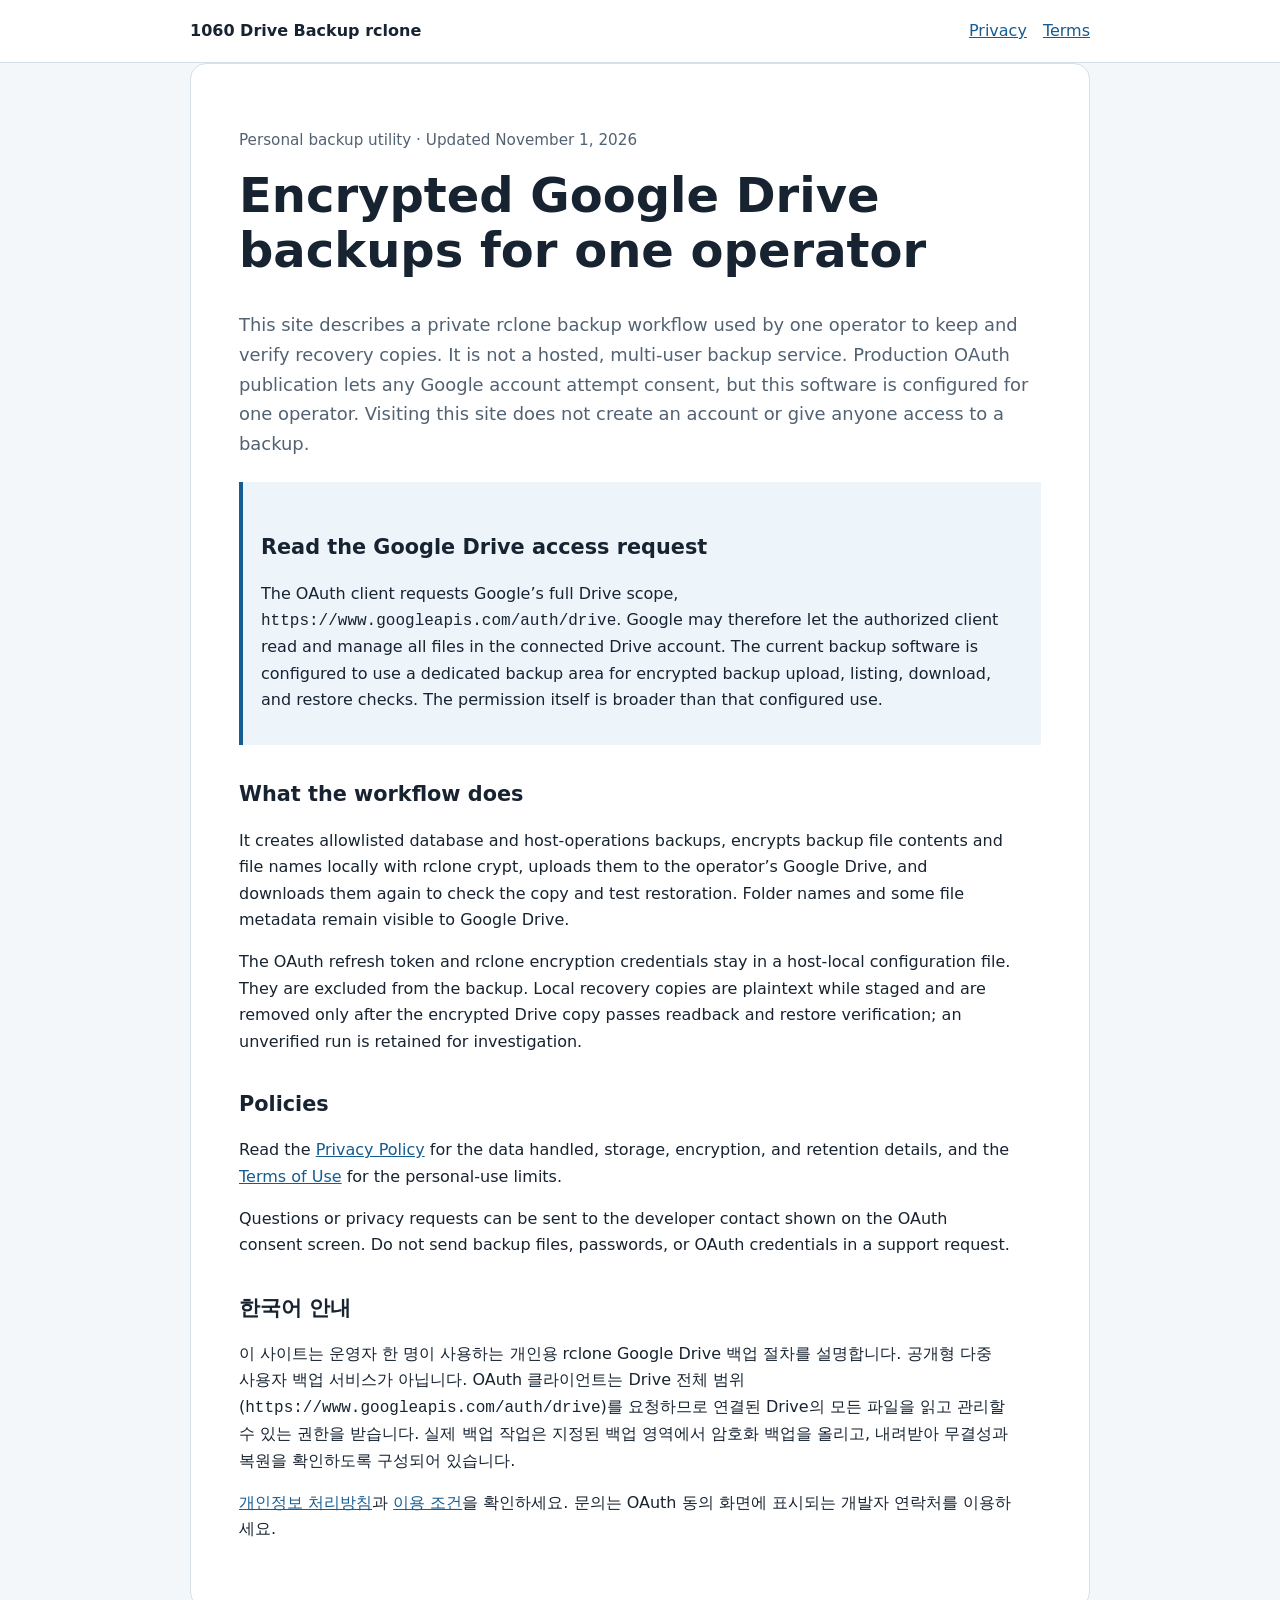
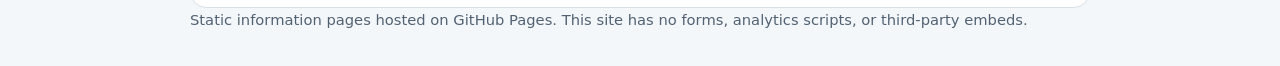
<file: index.html>
<!doctype html>
<html lang="en">
<head>
  <meta charset="utf-8">
  <meta name="viewport" content="width=device-width, initial-scale=1">
  <meta name="description" content="Privacy and use information for a single-operator rclone Google Drive backup workflow.">
  <meta name="google-site-verification" content="_GLb04qM3kEu88gJScF-v2TGmMAGvryxRzSetwSxTBM">
  <title>1060 Drive Backup rclone</title>
  <link rel="stylesheet" href="./styles.css">
</head>
<body>
  <header><div class="wrap bar">
    <a class="brand" href="./">1060 Drive Backup rclone</a>
    <nav aria-label="Main navigation"><a href="./privacy.html">Privacy</a><a href="./terms.html">Terms</a></nav>
  </div></header>
  <main class="wrap">
    <p class="date">Personal backup utility · Updated November 1, 2026</p>
    <h1>Encrypted Google Drive backups for one operator</h1>
    <p class="lead">This site describes a private rclone backup workflow used by one operator to keep and verify recovery copies. It is not a hosted, multi-user backup service. Production OAuth publication lets any Google account attempt consent, but this software is configured for one operator. Visiting this site does not create an account or give anyone access to a backup.</p>

    <section class="notice" aria-labelledby="scope-title">
      <h2 id="scope-title">Read the Google Drive access request</h2>
      <p>The OAuth client requests Google’s full Drive scope, <code>https://www.googleapis.com/auth/drive</code>. Google may therefore let the authorized client read and manage all files in the connected Drive account. The current backup software is configured to use a dedicated backup area for encrypted backup upload, listing, download, and restore checks. The permission itself is broader than that configured use.</p>
    </section>

    <h2>What the workflow does</h2>
    <p>It creates allowlisted database and host-operations backups, encrypts backup file contents and file names locally with rclone crypt, uploads them to the operator’s Google Drive, and downloads them again to check the copy and test restoration. Folder names and some file metadata remain visible to Google Drive.</p>
    <p>The OAuth refresh token and rclone encryption credentials stay in a host-local configuration file. They are excluded from the backup. Local recovery copies are plaintext while staged and are removed only after the encrypted Drive copy passes readback and restore verification; an unverified run is retained for investigation.</p>

    <h2>Policies</h2>
    <p>Read the <a href="./privacy.html">Privacy Policy</a> for the data handled, storage, encryption, and retention details, and the <a href="./terms.html">Terms of Use</a> for the personal-use limits.</p>
    <p>Questions or privacy requests can be sent to the developer contact shown on the OAuth consent screen. Do not send backup files, passwords, or OAuth credentials in a support request.</p>

    <h2>한국어 안내</h2>
    <p>이 사이트는 운영자 한 명이 사용하는 개인용 rclone Google Drive 백업 절차를 설명합니다. 공개형 다중 사용자 백업 서비스가 아닙니다. OAuth 클라이언트는 Drive 전체 범위(<code>https://www.googleapis.com/auth/drive</code>)를 요청하므로 연결된 Drive의 모든 파일을 읽고 관리할 수 있는 권한을 받습니다. 실제 백업 작업은 지정된 백업 영역에서 암호화 백업을 올리고, 내려받아 무결성과 복원을 확인하도록 구성되어 있습니다.</p>
    <p><a href="./privacy.html">개인정보 처리방침</a>과 <a href="./terms.html">이용 조건</a>을 확인하세요. 문의는 OAuth 동의 화면에 표시되는 개발자 연락처를 이용하세요.</p>
  </main>
  <footer class="wrap">Static information pages hosted on GitHub Pages. This site has no forms, analytics scripts, or third-party embeds.</footer>
</body>
</html>
</file>
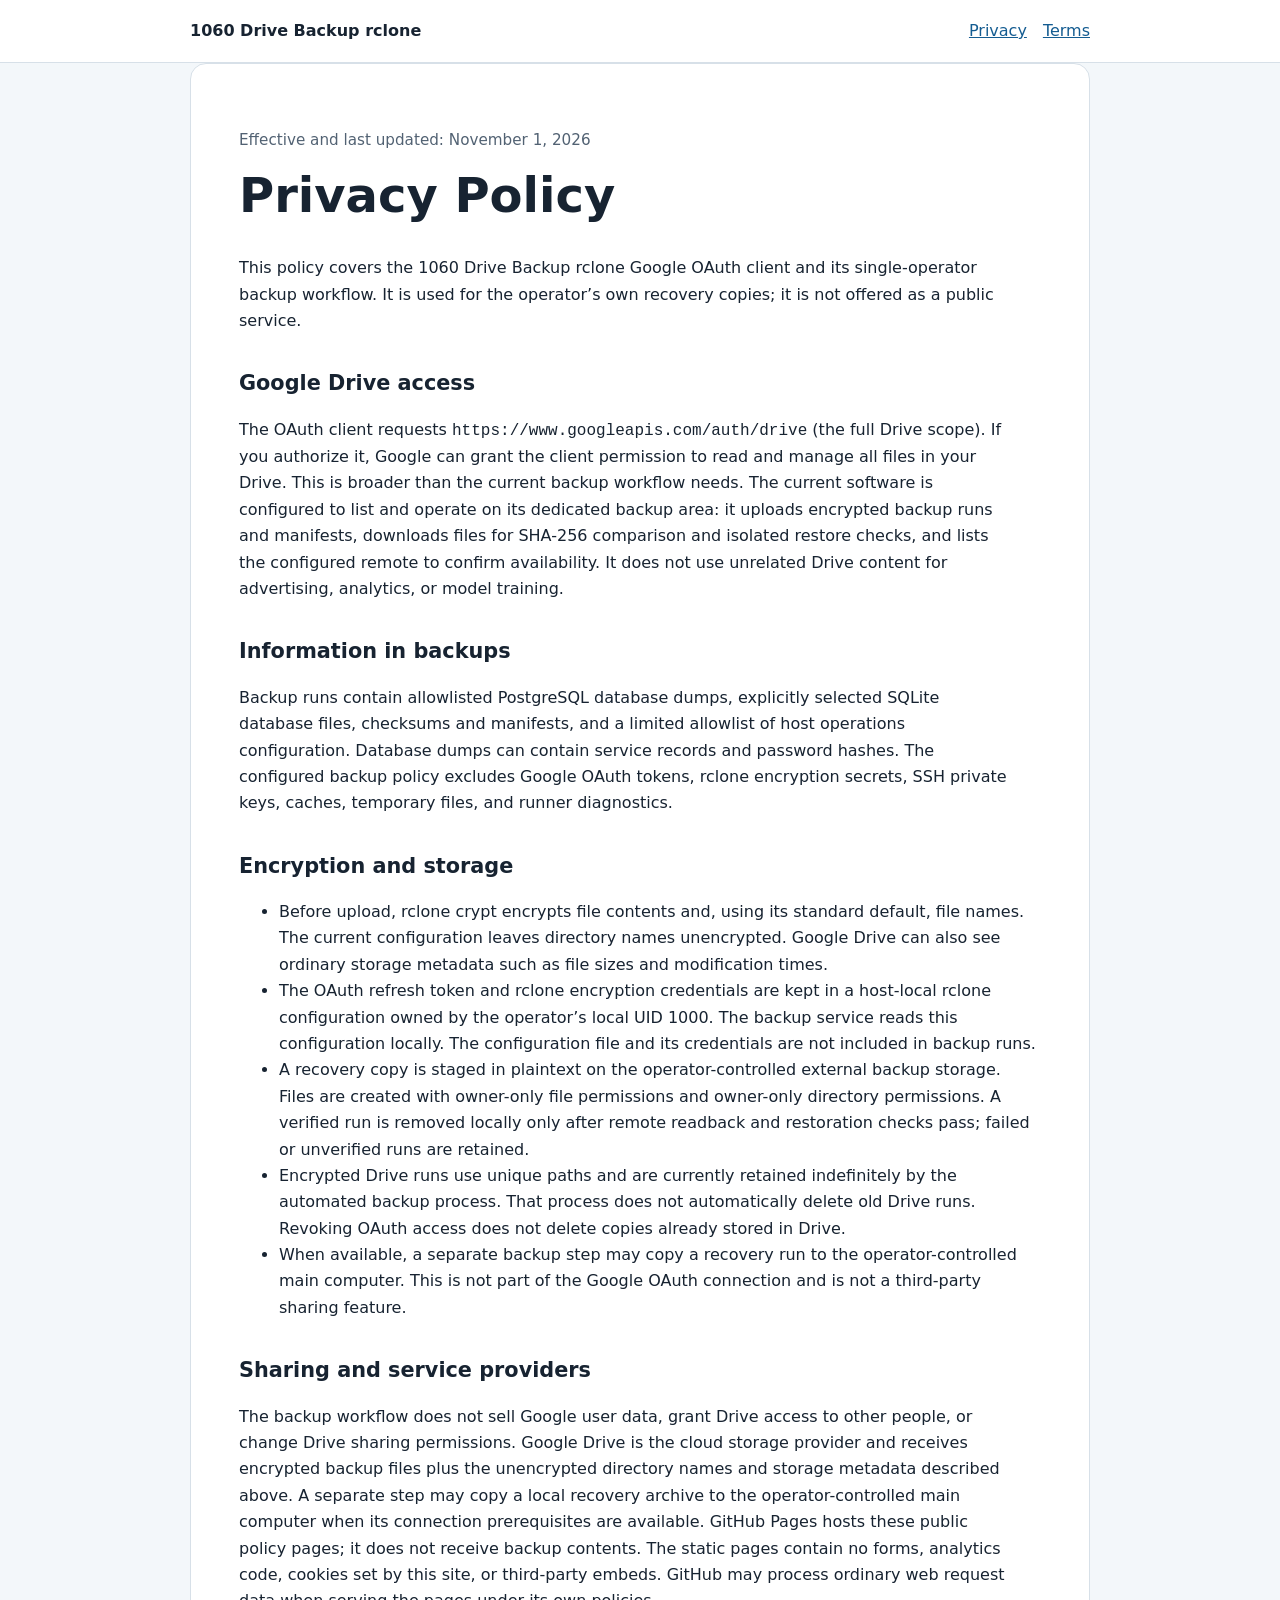
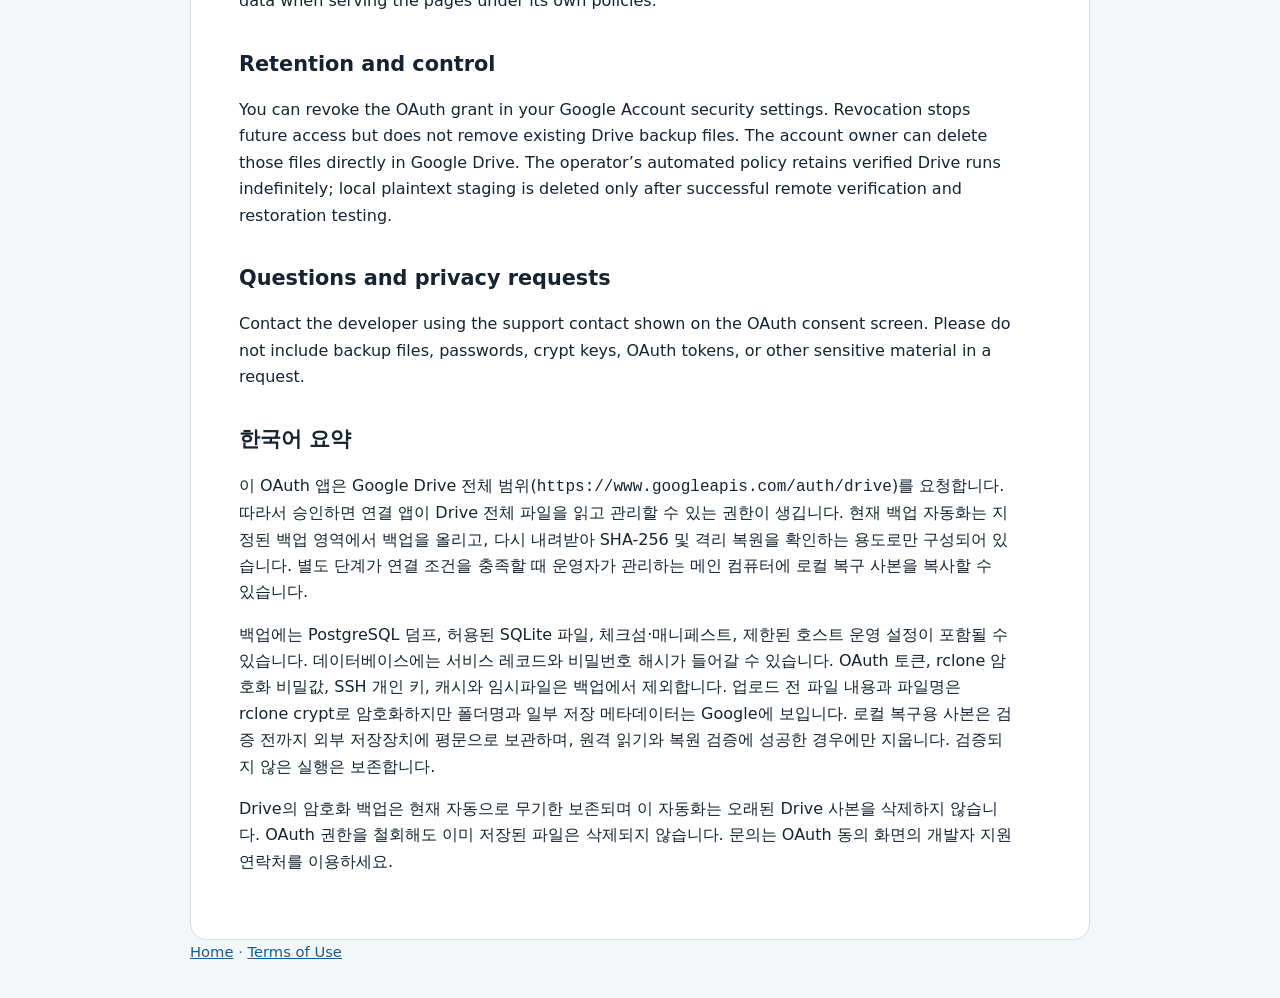
<file: privacy.html>
<!doctype html>
<html lang="en">
<head>
  <meta charset="utf-8">
  <meta name="viewport" content="width=device-width, initial-scale=1">
  <meta name="description" content="Privacy policy for the single-operator 1060 rclone Google Drive backup workflow.">
  <title>Privacy Policy · 1060 Drive Backup rclone</title>
  <link rel="stylesheet" href="./styles.css">
</head>
<body>
  <header><div class="wrap bar">
    <a class="brand" href="./">1060 Drive Backup rclone</a>
    <nav aria-label="Main navigation"><a href="./privacy.html" aria-current="page">Privacy</a><a href="./terms.html">Terms</a></nav>
  </div></header>
  <main class="wrap">
    <p class="date">Effective and last updated: November 1, 2026</p>
    <h1>Privacy Policy</h1>
    <p>This policy covers the 1060 Drive Backup rclone Google OAuth client and its single-operator backup workflow. It is used for the operator’s own recovery copies; it is not offered as a public service.</p>

    <h2>Google Drive access</h2>
    <p>The OAuth client requests <code>https://www.googleapis.com/auth/drive</code> (the full Drive scope). If you authorize it, Google can grant the client permission to read and manage all files in your Drive. This is broader than the current backup workflow needs. The current software is configured to list and operate on its dedicated backup area: it uploads encrypted backup runs and manifests, downloads files for SHA-256 comparison and isolated restore checks, and lists the configured remote to confirm availability. It does not use unrelated Drive content for advertising, analytics, or model training.</p>

    <h2>Information in backups</h2>
    <p>Backup runs contain allowlisted PostgreSQL database dumps, explicitly selected SQLite database files, checksums and manifests, and a limited allowlist of host operations configuration. Database dumps can contain service records and password hashes. The configured backup policy excludes Google OAuth tokens, rclone encryption secrets, SSH private keys, caches, temporary files, and runner diagnostics.</p>

    <h2>Encryption and storage</h2>
    <ul>
      <li>Before upload, rclone crypt encrypts file contents and, using its standard default, file names. The current configuration leaves directory names unencrypted. Google Drive can also see ordinary storage metadata such as file sizes and modification times.</li>
      <li>The OAuth refresh token and rclone encryption credentials are kept in a host-local rclone configuration owned by the operator’s local UID 1000. The backup service reads this configuration locally. The configuration file and its credentials are not included in backup runs.</li>
      <li>A recovery copy is staged in plaintext on the operator-controlled external backup storage. Files are created with owner-only file permissions and owner-only directory permissions. A verified run is removed locally only after remote readback and restoration checks pass; failed or unverified runs are retained.</li>
      <li>Encrypted Drive runs use unique paths and are currently retained indefinitely by the automated backup process. That process does not automatically delete old Drive runs. Revoking OAuth access does not delete copies already stored in Drive.</li>
      <li>When available, a separate backup step may copy a recovery run to the operator-controlled main computer. This is not part of the Google OAuth connection and is not a third-party sharing feature.</li>
    </ul>

    <h2>Sharing and service providers</h2>
    <p>The backup workflow does not sell Google user data, grant Drive access to other people, or change Drive sharing permissions. Google Drive is the cloud storage provider and receives encrypted backup files plus the unencrypted directory names and storage metadata described above. A separate step may copy a local recovery archive to the operator-controlled main computer when its connection prerequisites are available. GitHub Pages hosts these public policy pages; it does not receive backup contents. The static pages contain no forms, analytics code, cookies set by this site, or third-party embeds. GitHub may process ordinary web request data when serving the pages under its own policies.</p>

    <h2>Retention and control</h2>
    <p>You can revoke the OAuth grant in your Google Account security settings. Revocation stops future access but does not remove existing Drive backup files. The account owner can delete those files directly in Google Drive. The operator’s automated policy retains verified Drive runs indefinitely; local plaintext staging is deleted only after successful remote verification and restoration testing.</p>

    <h2>Questions and privacy requests</h2>
    <p>Contact the developer using the support contact shown on the OAuth consent screen. Please do not include backup files, passwords, crypt keys, OAuth tokens, or other sensitive material in a request.</p>

    <h2>한국어 요약</h2>
    <p>이 OAuth 앱은 Google Drive 전체 범위(<code>https://www.googleapis.com/auth/drive</code>)를 요청합니다. 따라서 승인하면 연결 앱이 Drive 전체 파일을 읽고 관리할 수 있는 권한이 생깁니다. 현재 백업 자동화는 지정된 백업 영역에서 백업을 올리고, 다시 내려받아 SHA-256 및 격리 복원을 확인하는 용도로만 구성되어 있습니다. 별도 단계가 연결 조건을 충족할 때 운영자가 관리하는 메인 컴퓨터에 로컬 복구 사본을 복사할 수 있습니다.</p>
    <p>백업에는 PostgreSQL 덤프, 허용된 SQLite 파일, 체크섬·매니페스트, 제한된 호스트 운영 설정이 포함될 수 있습니다. 데이터베이스에는 서비스 레코드와 비밀번호 해시가 들어갈 수 있습니다. OAuth 토큰, rclone 암호화 비밀값, SSH 개인 키, 캐시와 임시파일은 백업에서 제외합니다. 업로드 전 파일 내용과 파일명은 rclone crypt로 암호화하지만 폴더명과 일부 저장 메타데이터는 Google에 보입니다. 로컬 복구용 사본은 검증 전까지 외부 저장장치에 평문으로 보관하며, 원격 읽기와 복원 검증에 성공한 경우에만 지웁니다. 검증되지 않은 실행은 보존합니다.</p>
    <p>Drive의 암호화 백업은 현재 자동으로 무기한 보존되며 이 자동화는 오래된 Drive 사본을 삭제하지 않습니다. OAuth 권한을 철회해도 이미 저장된 파일은 삭제되지 않습니다. 문의는 OAuth 동의 화면의 개발자 지원 연락처를 이용하세요.</p>
  </main>
  <footer class="wrap"><a href="./">Home</a> · <a href="./terms.html">Terms of Use</a></footer>
</body>
</html>
</file>
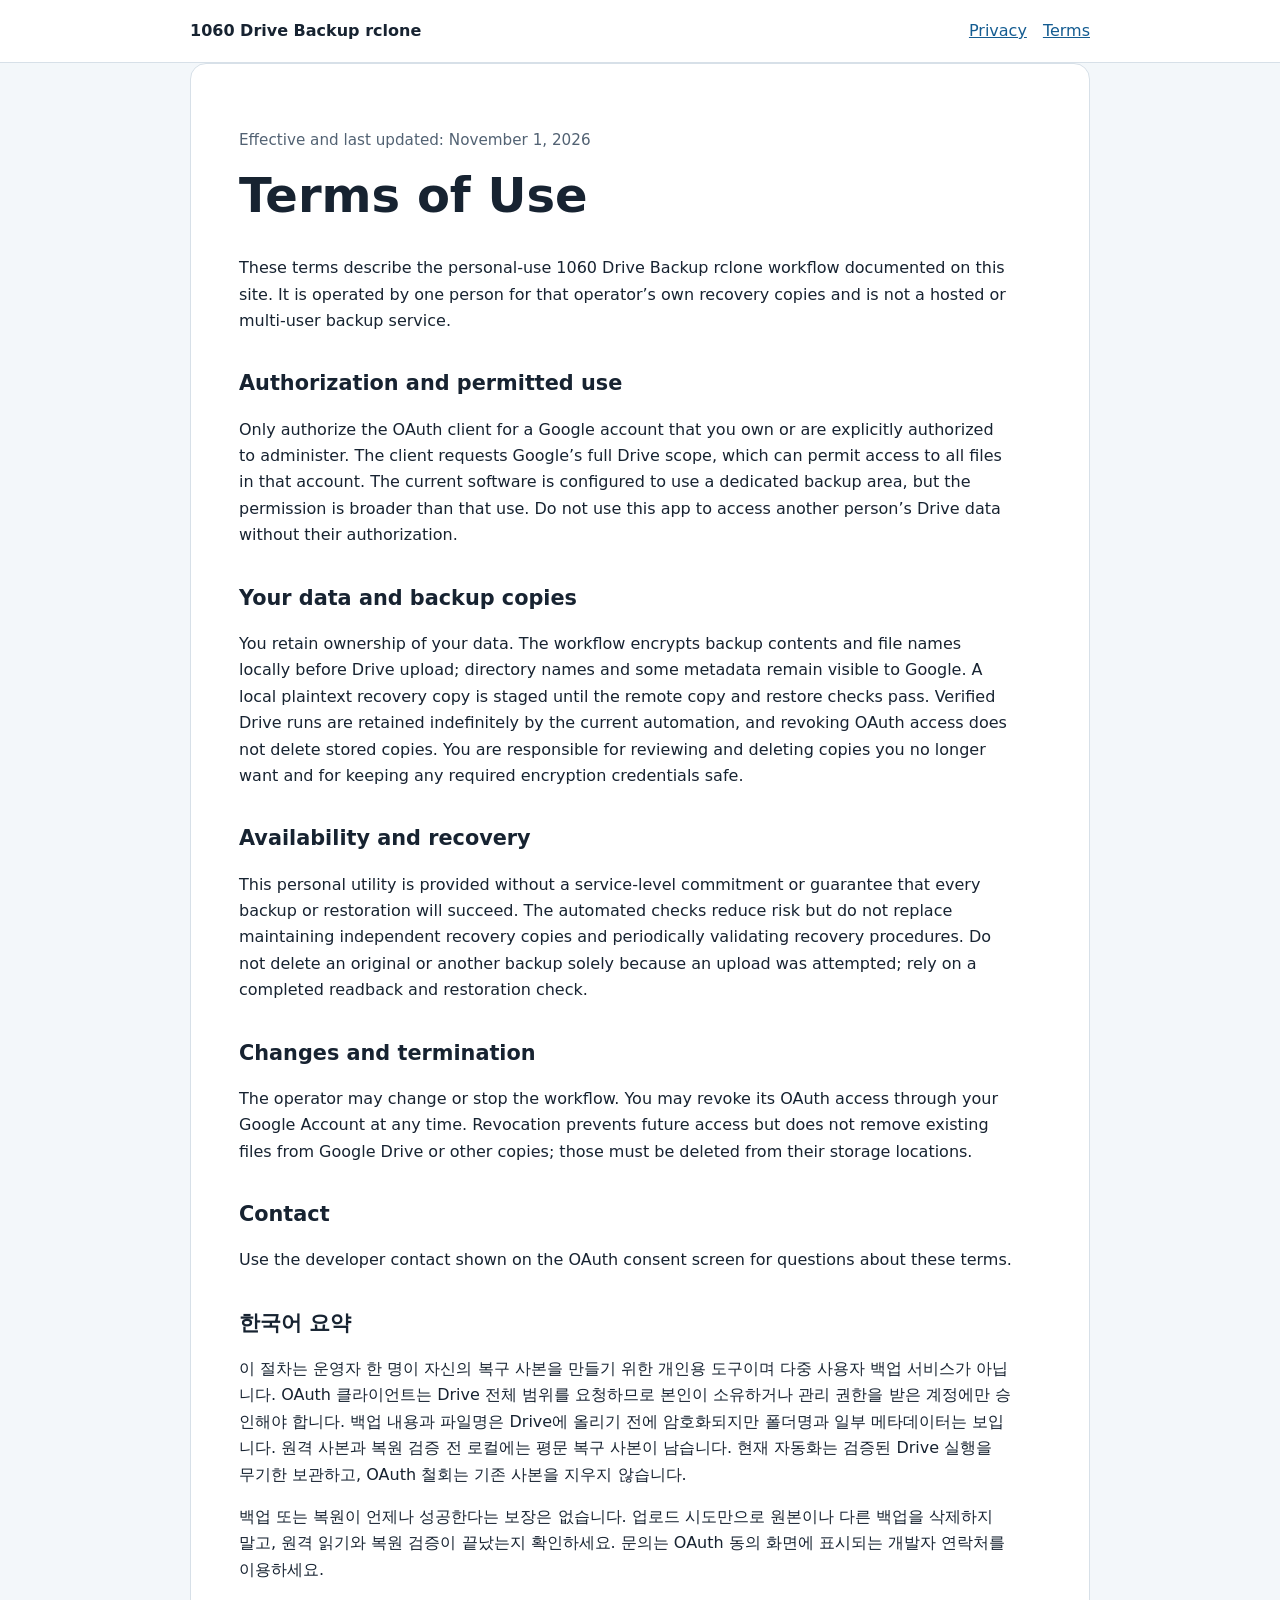
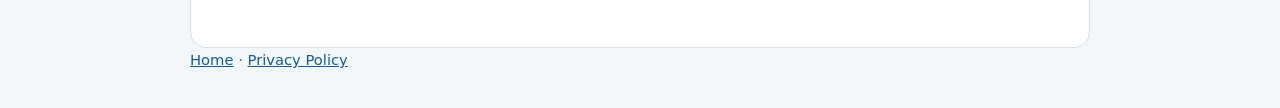
<file: terms.html>
<!doctype html>
<html lang="en">
<head>
  <meta charset="utf-8">
  <meta name="viewport" content="width=device-width, initial-scale=1">
  <meta name="description" content="Personal-use terms for the 1060 rclone Google Drive backup workflow.">
  <title>Terms of Use · 1060 Drive Backup rclone</title>
  <link rel="stylesheet" href="./styles.css">
</head>
<body>
  <header><div class="wrap bar">
    <a class="brand" href="./">1060 Drive Backup rclone</a>
    <nav aria-label="Main navigation"><a href="./privacy.html">Privacy</a><a href="./terms.html" aria-current="page">Terms</a></nav>
  </div></header>
  <main class="wrap">
    <p class="date">Effective and last updated: November 1, 2026</p>
    <h1>Terms of Use</h1>
    <p>These terms describe the personal-use 1060 Drive Backup rclone workflow documented on this site. It is operated by one person for that operator’s own recovery copies and is not a hosted or multi-user backup service.</p>

    <h2>Authorization and permitted use</h2>
    <p>Only authorize the OAuth client for a Google account that you own or are explicitly authorized to administer. The client requests Google’s full Drive scope, which can permit access to all files in that account. The current software is configured to use a dedicated backup area, but the permission is broader than that use. Do not use this app to access another person’s Drive data without their authorization.</p>

    <h2>Your data and backup copies</h2>
    <p>You retain ownership of your data. The workflow encrypts backup contents and file names locally before Drive upload; directory names and some metadata remain visible to Google. A local plaintext recovery copy is staged until the remote copy and restore checks pass. Verified Drive runs are retained indefinitely by the current automation, and revoking OAuth access does not delete stored copies. You are responsible for reviewing and deleting copies you no longer want and for keeping any required encryption credentials safe.</p>

    <h2>Availability and recovery</h2>
    <p>This personal utility is provided without a service-level commitment or guarantee that every backup or restoration will succeed. The automated checks reduce risk but do not replace maintaining independent recovery copies and periodically validating recovery procedures. Do not delete an original or another backup solely because an upload was attempted; rely on a completed readback and restoration check.</p>

    <h2>Changes and termination</h2>
    <p>The operator may change or stop the workflow. You may revoke its OAuth access through your Google Account at any time. Revocation prevents future access but does not remove existing files from Google Drive or other copies; those must be deleted from their storage locations.</p>

    <h2>Contact</h2>
    <p>Use the developer contact shown on the OAuth consent screen for questions about these terms.</p>

    <h2>한국어 요약</h2>
    <p>이 절차는 운영자 한 명이 자신의 복구 사본을 만들기 위한 개인용 도구이며 다중 사용자 백업 서비스가 아닙니다. OAuth 클라이언트는 Drive 전체 범위를 요청하므로 본인이 소유하거나 관리 권한을 받은 계정에만 승인해야 합니다. 백업 내용과 파일명은 Drive에 올리기 전에 암호화되지만 폴더명과 일부 메타데이터는 보입니다. 원격 사본과 복원 검증 전 로컬에는 평문 복구 사본이 남습니다. 현재 자동화는 검증된 Drive 실행을 무기한 보관하고, OAuth 철회는 기존 사본을 지우지 않습니다.</p>
    <p>백업 또는 복원이 언제나 성공한다는 보장은 없습니다. 업로드 시도만으로 원본이나 다른 백업을 삭제하지 말고, 원격 읽기와 복원 검증이 끝났는지 확인하세요. 문의는 OAuth 동의 화면에 표시되는 개발자 연락처를 이용하세요.</p>
  </main>
  <footer class="wrap"><a href="./">Home</a> · <a href="./privacy.html">Privacy Policy</a></footer>
</body>
</html>
</file>
<file: styles.css>
:root { color-scheme: light; --ink: #172331; --muted: #526273; --line: #d7e0e8; --paper: #fff; --wash: #f3f7fa; --accent: #145c91; }
* { box-sizing: border-box; }
body { margin: 0; background: var(--wash); color: var(--ink); font: 16px/1.65 system-ui, -apple-system, BlinkMacSystemFont, "Segoe UI", sans-serif; }
a { color: var(--accent); }
.wrap { width: min(900px, calc(100% - 32px)); margin: 0 auto; }
header { background: var(--paper); border-bottom: 1px solid var(--line); }
.bar { display: flex; align-items: center; justify-content: space-between; gap: 20px; padding: 18px 0; }
.brand { color: var(--ink); font-weight: 700; text-decoration: none; }
nav { display: flex; flex-wrap: wrap; gap: 16px; }
main { margin: 36px auto; padding: clamp(22px, 5vw, 48px); background: var(--paper); border: 1px solid var(--line); border-radius: 16px; }
h1 { margin-top: 0; font-size: clamp(2rem, 5vw, 3rem); line-height: 1.15; }
h2 { margin: 2rem 0 .5rem; font-size: 1.3rem; }
p, li { max-width: 76ch; }
.lead { color: var(--muted); font-size: 1.12rem; }
.notice { margin: 24px 0; padding: 16px 18px; background: #edf5fb; border-left: 4px solid var(--accent); }
.date { color: var(--muted); font-size: .95rem; }
footer { padding: 0 0 36px; color: var(--muted); font-size: .92rem; }
@media (max-width: 560px) { .bar { align-items: flex-start; flex-direction: column; } }
</file>
